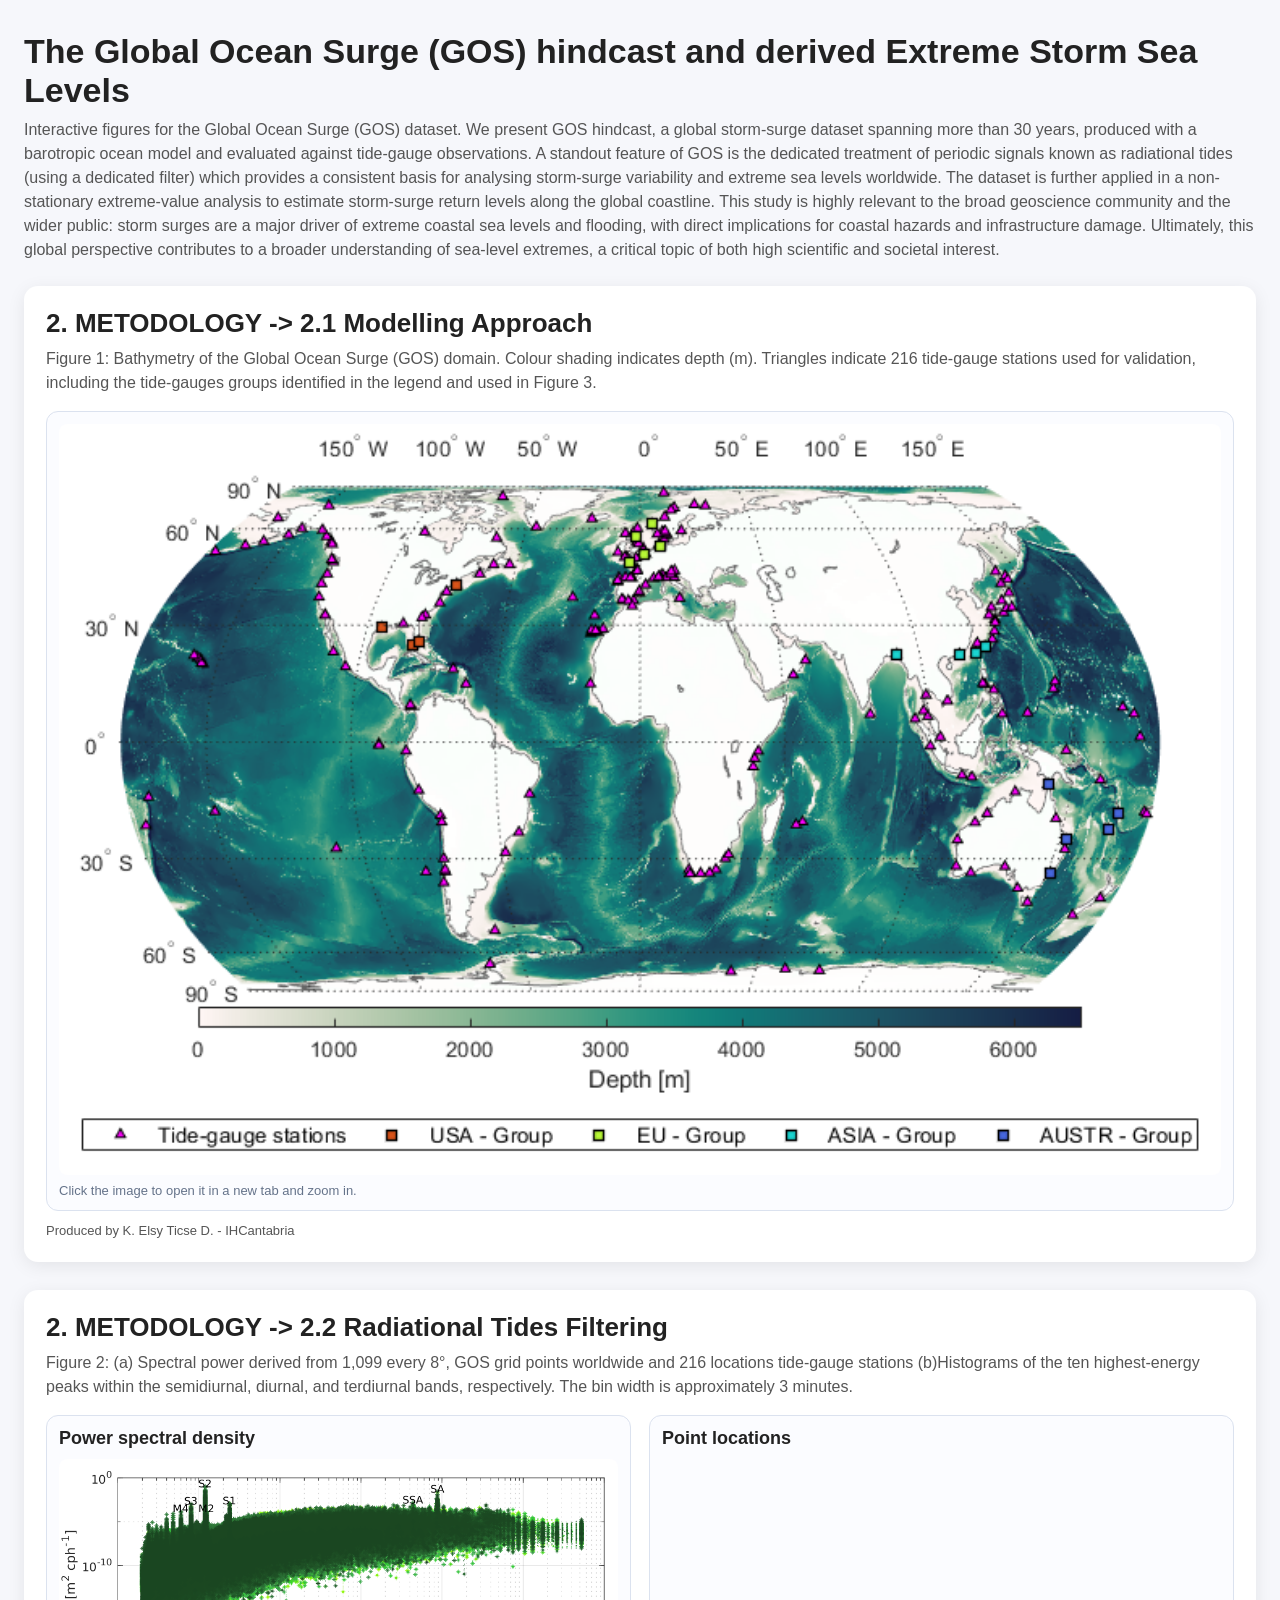
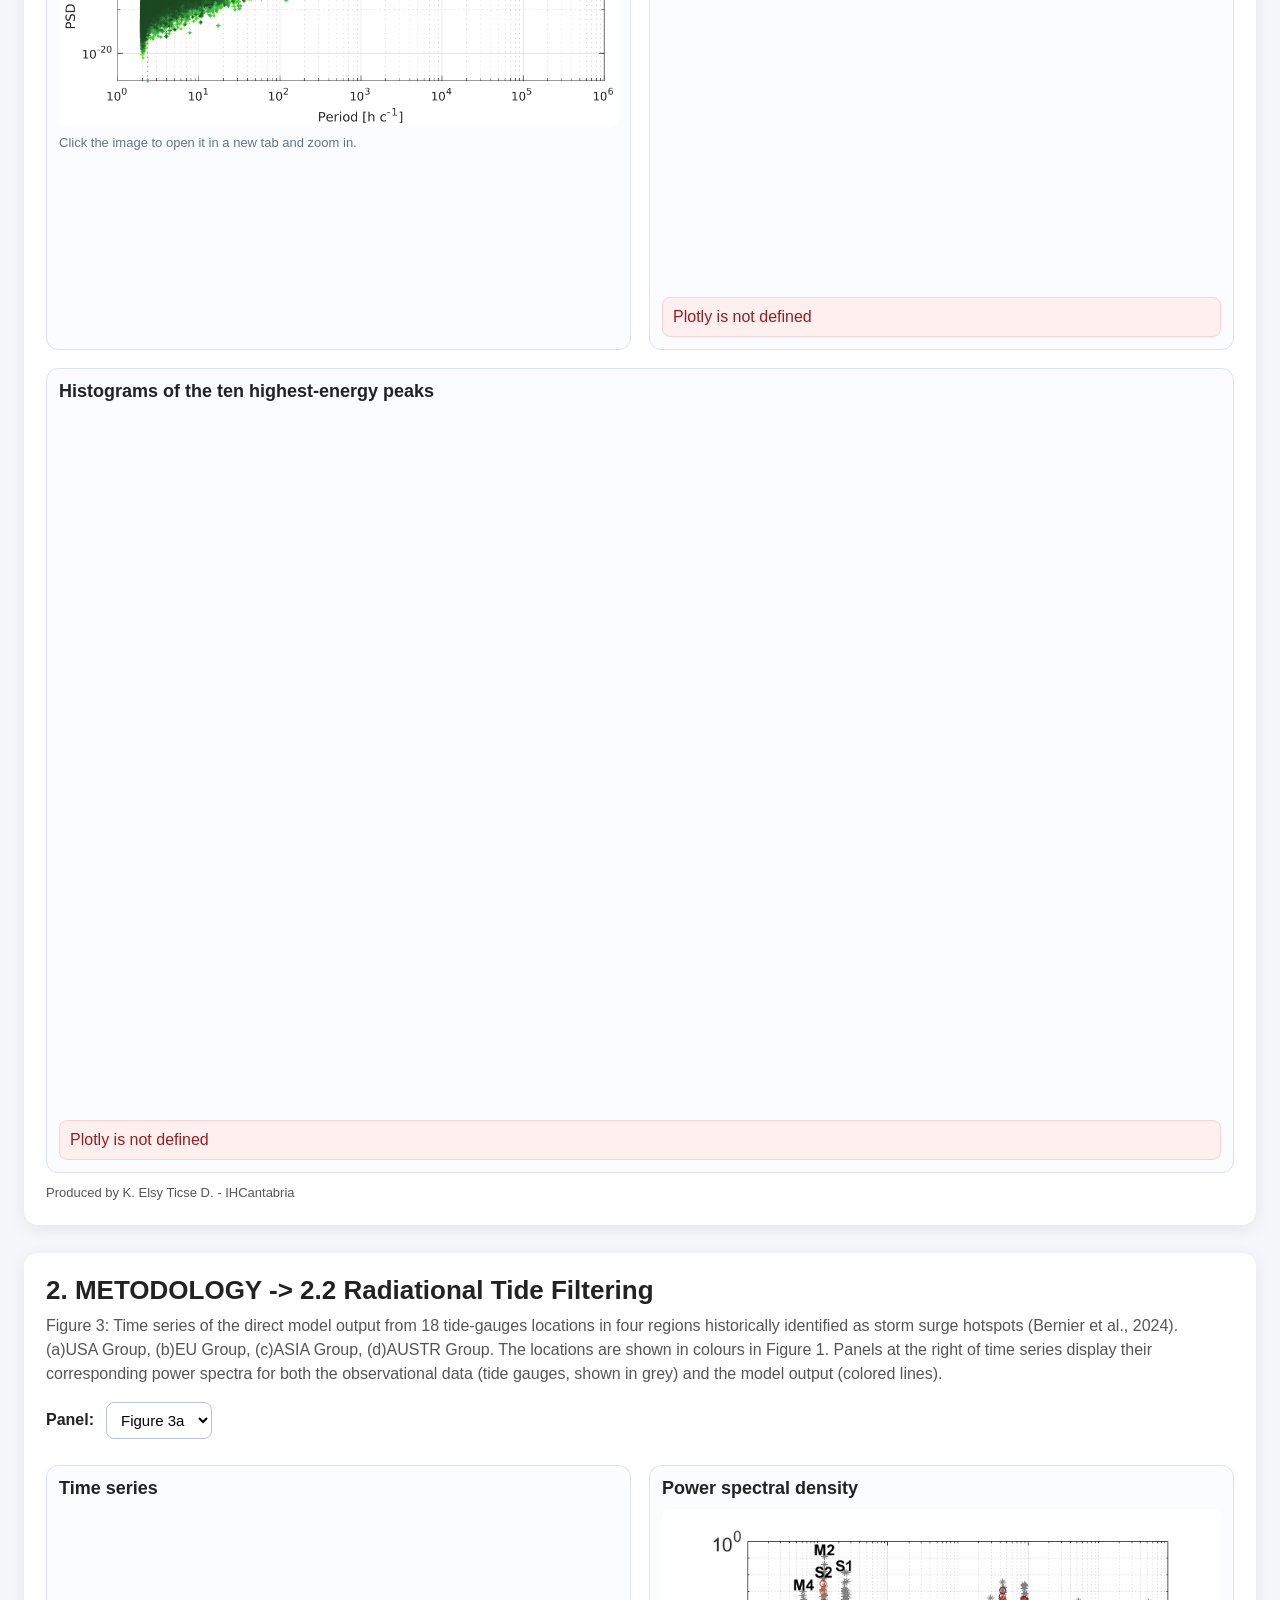
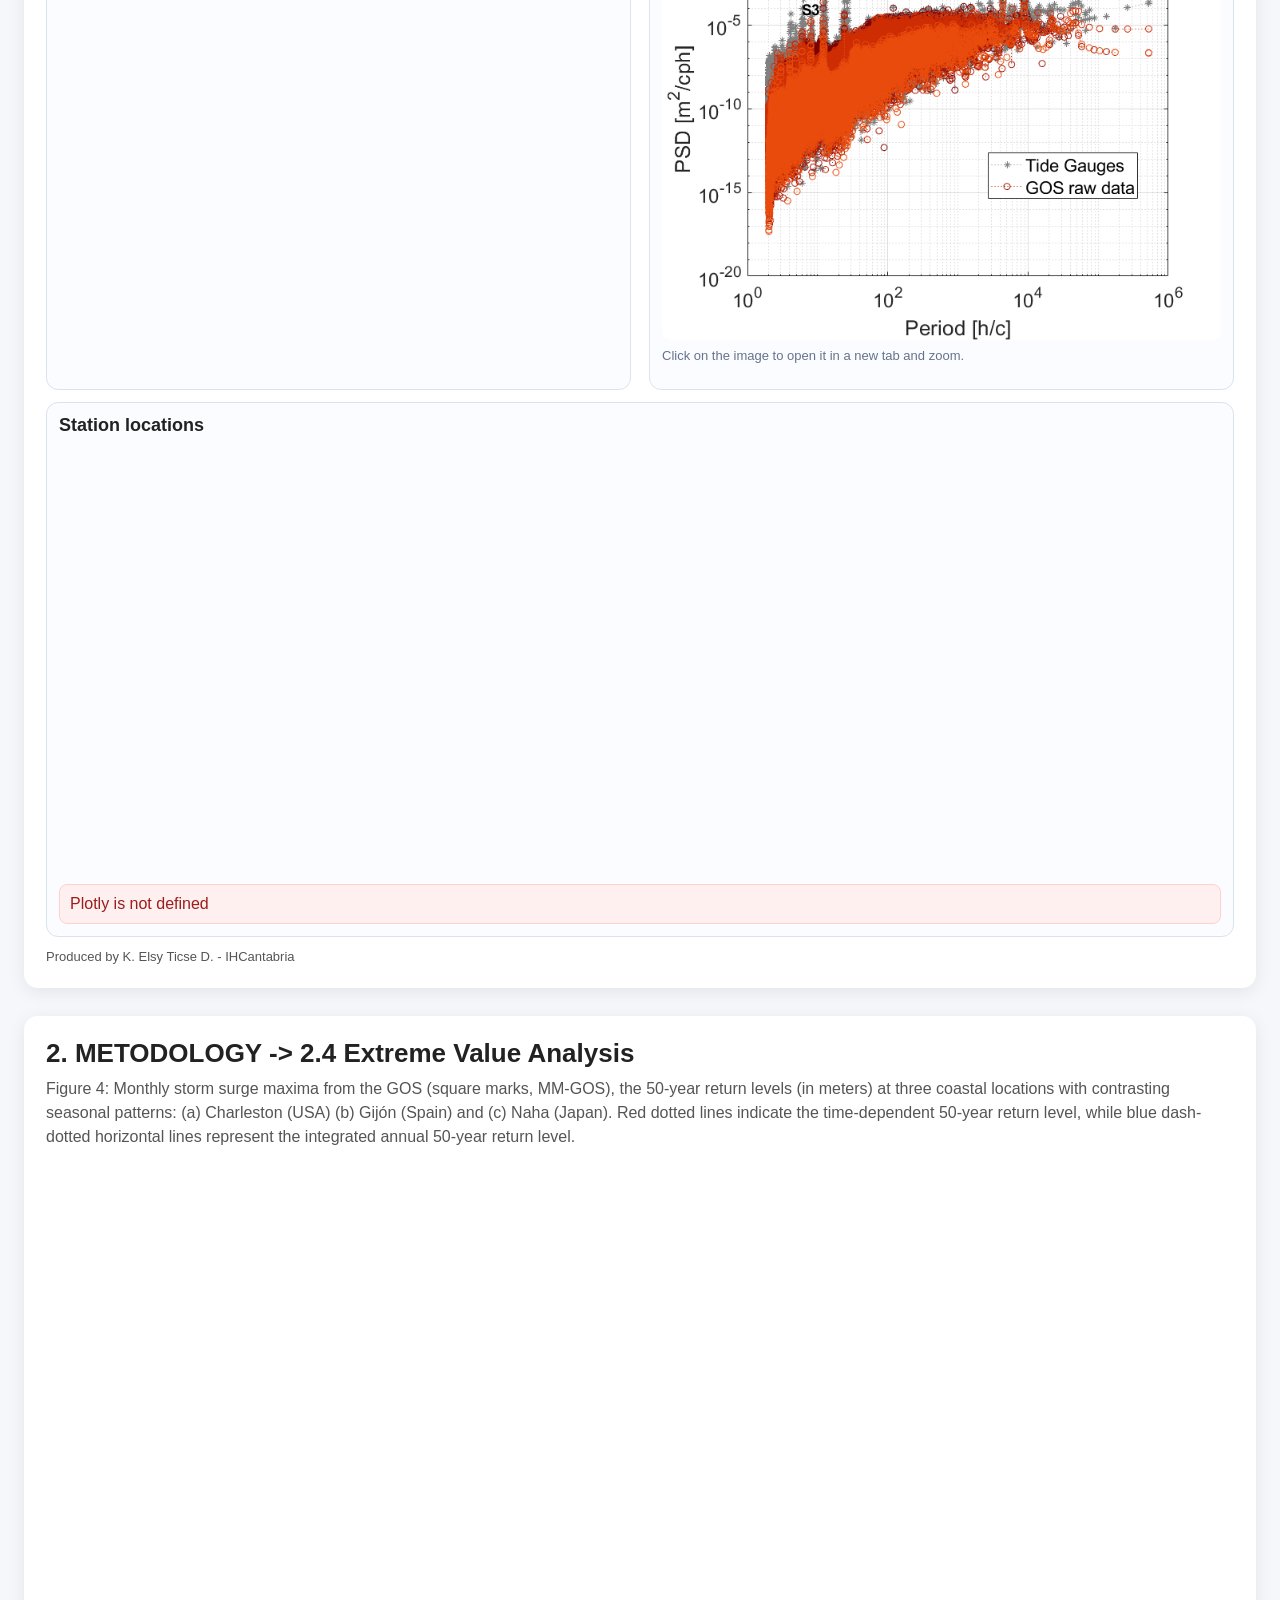
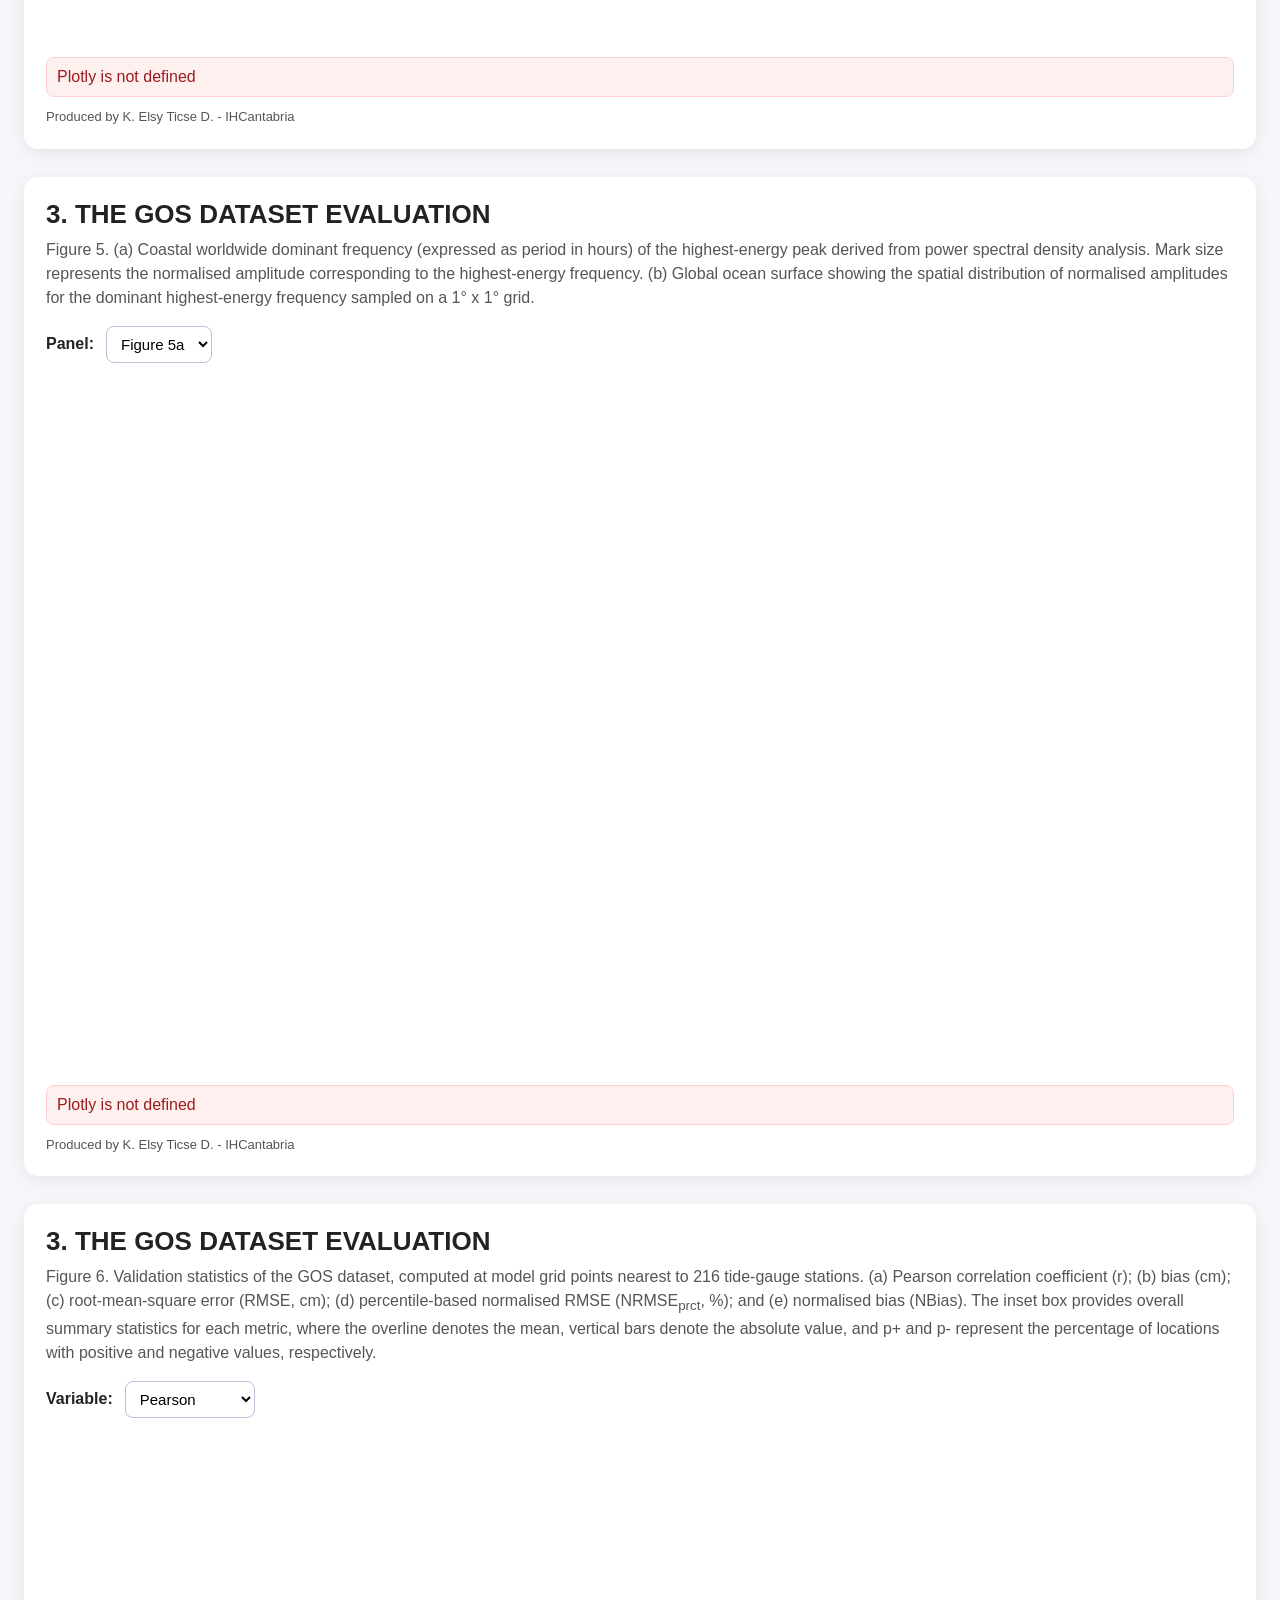
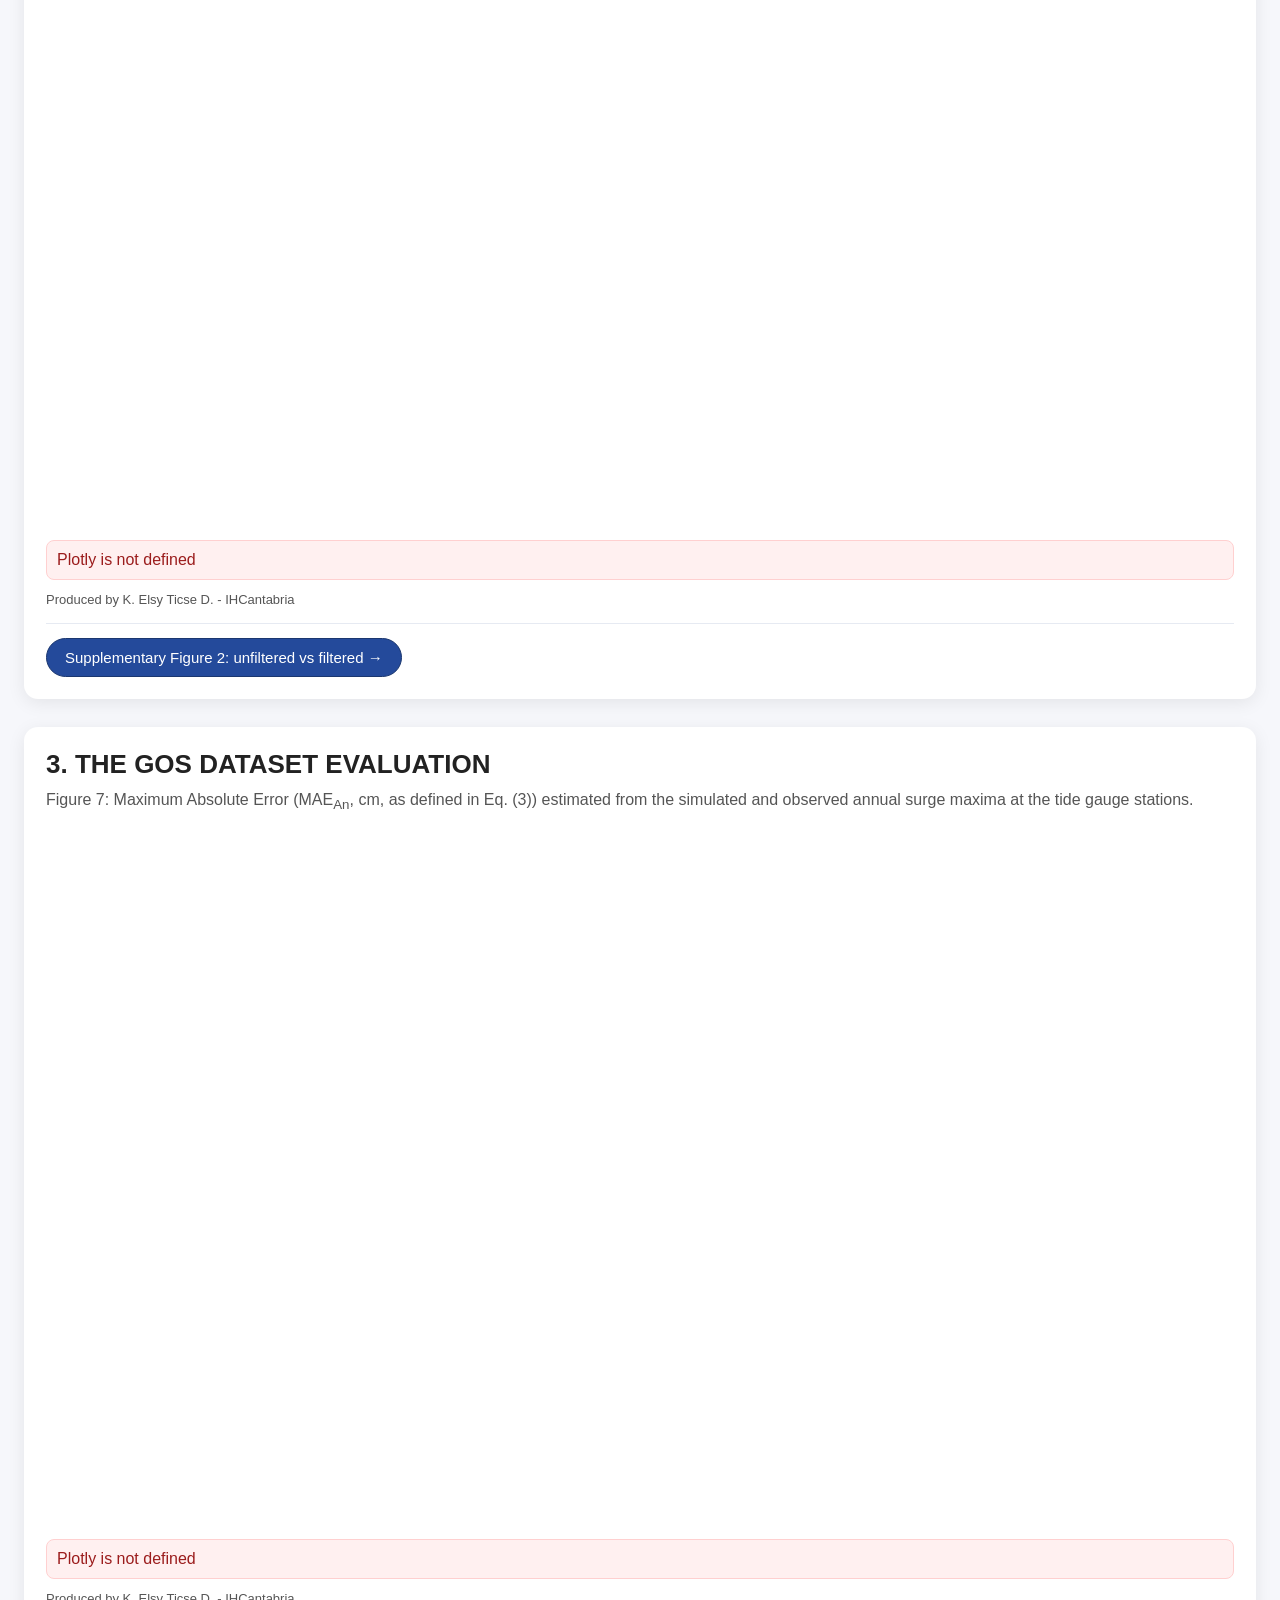
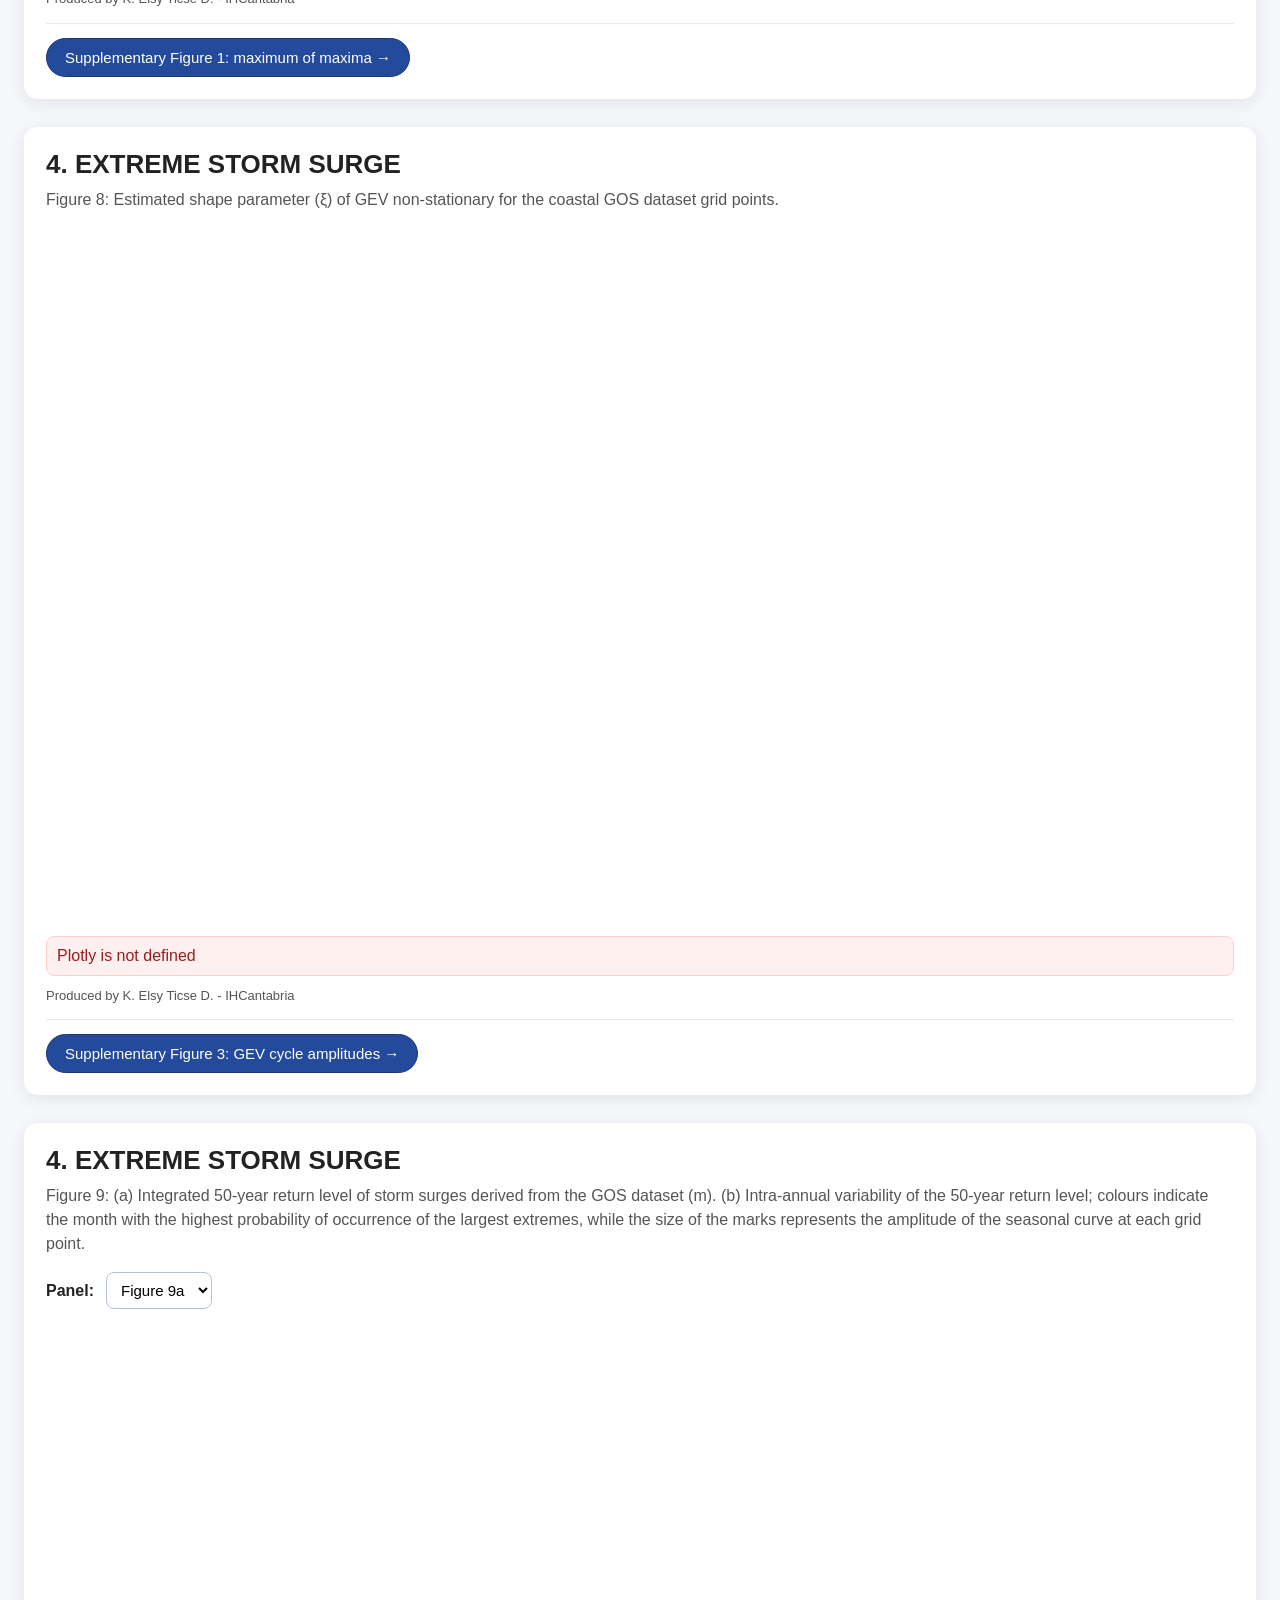
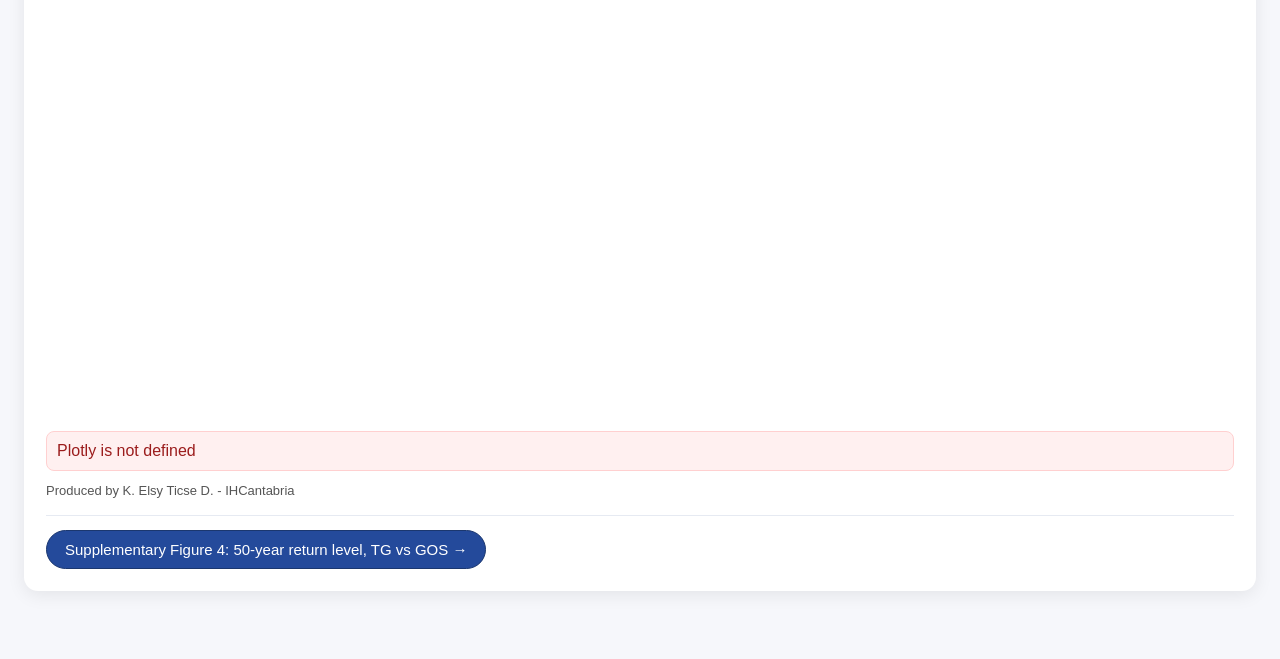
<file: index.html>
<!DOCTYPE html>
<html lang="en">

<head>
  <meta charset="UTF-8" />
  <meta name="viewport" content="width=device-width, initial-scale=1.0" />

  <title>GOS GLOBAL</title>

  <script src="https://cdn.plot.ly/plotly-3.1.0.min.js"></script>

  <link rel="stylesheet" href="style.css" />
</head>

<body>

  <header class="page-header">
    <h1>The Global Ocean Surge (GOS) hindcast and derived Extreme Storm Sea Levels</h1>
    <p>
      Interactive figures for the Global Ocean Surge (GOS) dataset. We present GOS hindcast, a global storm-surge dataset spanning more than 30 years, produced with a barotropic ocean model and evaluated against tide-gauge observations. A standout feature of GOS is the dedicated treatment of periodic signals known as radiational tides (using a dedicated filter) which provides a consistent basis for analysing storm-surge variability and extreme sea levels worldwide. The dataset is further applied in a non-stationary extreme-value analysis to estimate storm-surge return levels along the global coastline. This study is highly relevant to the broad geoscience community and the wider public: storm surges are a major driver of extreme coastal sea levels and flooding, with direct implications for coastal hazards and infrastructure damage. Ultimately, this global perspective contributes to a broader understanding of sea-level extremes, a critical topic of both high scientific and societal interest.
    </p>

    <!-- Boton de SurgeMIP retirado por ahora; para recuperarlo basta con
         descomentar este bloque.
    <nav class="page-nav" aria-label="Related datasets">
      <a class="nav-button nav-button-small" href="surgemip/">SurgeMIP · Requested and model point locations &rarr;</a>
    </nav>
    -->

    <!-- El boton general a las figuras suplementarias estaba aqui; ahora cada
         figura enlaza al pie con la suplementaria que le corresponde:
         7 -> S1, 6 -> S2, 8 -> S3, 9 -> S4.
    <nav class="page-nav">
      <a class="nav-button" href="supplementary.html">Supplementary figures &rarr;</a>
    </nav>
    -->
  </header>

  <main class="page-content">

    <!-- ===================================================================
         FIGURE 1 - NUEVA. Imagen estatica.
         PENDIENTE: colocar el archivo en images/fig_1.png y escribir el
         titulo de seccion (<h2>) y el pie de figura reales.
         =================================================================== -->
    <section class="figure-card" id="figure-1">
      <h2>2. METODOLOGY -> 2.1 Modelling Approach</h2>

      <p class="figure-caption">
        Figure 1: Bathymetry of the Global Ocean Surge (GOS) domain. Colour shading indicates depth (m). Triangles indicate 216 tide-gauge stations used for validation, including the tide-gauges groups identified in the legend and used in Figure 3.
      </p>

      <div class="figure-image-panel">
        <a href="images/fig_1.png" target="_blank" class="figure-image-link">
          <img
            src="images/fig_1.png"
            alt="Figure 1"
            class="figure-image"
            onerror="this.parentNode.outerHTML='&lt;div class=&quot;placeholder&quot;&gt;Falta images/fig_1.png&lt;/div&gt;'"
          >
        </a>

        <p class="image-note">
          Click the image to open it in a new tab and zoom in.
        </p>
      </div>

      <div class="figure-note">
        Produced by K. Elsy Ticse D. - IHCantabria
      </div>
    </section>

    <!-- ===================================================================
         FIGURE 2 - antes "Figure 2" (seccion figure-1).
         El PNG del espectro se reemplaza: images/fig_2a_spectrum.png
         =================================================================== -->
    <section class="figure-card" id="figure-2">
      <h2>2. METODOLOGY -> 2.2 Radiational Tides Filtering</h2>

      <p class="figure-caption">
        Figure 2: (a) Spectral power derived from 1,099 every 8&deg;, GOS grid points worldwide and 216 locations tide-gauge stations (b)Histograms of the ten highest-energy peaks within the semidiurnal, diurnal, and terdiurnal bands, respectively. The bin width is approximately 3 minutes.
      </p>

      <!-- Tres subpaneles a la vez, misma estructura que la Figura 3:
           dos arriba en rejilla y el tercero a lo ancho debajo.
           Antes habia un selector que mostraba 2a o 2b por separado. -->
      <div class="fig2-grid">
        <div class="fig2-panel">
          <h3>Power spectral density</h3>

          <a href="images/fig_2a_spectrum.png" target="_blank" class="fig2-image-link">
            <img
              src="images/fig_2a_spectrum.png"
              alt="Power spectral density plot"
              class="fig2-spectrum-img"
            >
          </a>

          <p class="image-note">
            Click the image to open it in a new tab and zoom in.
          </p>
        </div>

        <div class="fig2-panel">
          <h3>Point locations</h3>
          <div class="stats" id="fig2-stats"></div>
          <div id="fig2-map" class="plot-container-small"></div>
          <div id="fig2-error" class="error"></div>
        </div>
      </div>

      <div class="fig2-hist-panel">
        <h3>Histograms of the ten highest-energy peaks</h3>
        <div class="stats" id="fig2b-stats"></div>
        <div id="fig2b-hist" class="plot-container"></div>
        <div id="fig2b-error" class="error"></div>
      </div>

      <div class="figure-note" id="fig2-note">
        Produced by K. Elsy Ticse D. - IHCantabria
      </div>
    </section>

    <!-- ===================================================================
         FIGURE 3 - antes "Figure 3" (seccion figure-2). Sin cambios.
         =================================================================== -->
    <section class="figure-card" id="figure-3">
      <h2>2. METODOLOGY -> 2.2 Radiational Tide Filtering</h2>

      <p class="figure-caption">
        Figure 3: Time series of the direct model output from 18 tide-gauges locations in four regions historically identified as storm surge hotspots (Bernier et al., 2024). (a)USA Group, (b)EU Group, (c)ASIA Group, (d)AUSTR Group. The locations are shown in colours in Figure 1. Panels at the right of time series display their corresponding power spectra for both the observational data (tide gauges, shown in grey) and the model output (colored lines).
      </p>

      <div class="controls">
        <label for="fig3-select"><b>Panel:</b></label>
        <select id="fig3-select">
          <option value="3a">Figure 3a</option>
          <option value="3b">Figure 3b</option>
          <option value="3c">Figure 3c</option>
          <option value="3d">Figure 3d</option>
        </select>
      </div>

      <div class="fig3-grid">
        <div class="fig3-panel">
          <h3>Time series</h3>
          <div id="fig3-ts" class="plot-container-medium"></div>
        </div>

        <div class="fig3-panel">
          <h3>Power spectral density</h3>

          <a href="images/fig_3a_psd.png" target="_blank" class="fig3-image-link">
            <img
              id="fig3-psd-img"
              src="images/fig_3a_psd.png"
              alt="PSD"
              class="fig3-psd-img"
            >
          </a>

          <p class="image-note">
            Click on the image to open it in a new tab and zoom.
          </p>
        </div>
      </div>

      <div class="fig3-map-panel">
        <h3>Station locations</h3>
        <div class="stats" id="fig3-stats"></div>
        <div id="fig3-map" class="plot-container-small"></div>
        <div id="fig3-error" class="error"></div>
      </div>

      <div class="figure-note">
        Produced by K. Elsy Ticse D. - IHCantabria
      </div>
    </section>

    <!-- ===================================================================
         FIGURE 4 - NUEVA. Interactiva.
         Origen: codigos_GEV_ESTACIONARIO/fig4_panel_GOS_3estaciones.m
         Datos:  data/fig_4_mm.csv, fig_4_rl.csv, fig_4_panels.csv
         PENDIENTE: titulo de seccion (<h2>) y pie de figura reales.
         =================================================================== -->
    <section class="figure-card" id="figure-4">
      <h2>2. METODOLOGY -> 2.4 Extreme Value Analysis </h2>

      <p class="figure-caption">
        Figure 4: Monthly storm surge maxima from the GOS (square marks, MM-GOS), the 50-year return levels (in meters) at three coastal locations with contrasting seasonal patterns: (a) Charleston (USA) (b) Gij&oacute;n (Spain) and (c) Naha (Japan). Red dotted lines indicate the time-dependent 50-year return level, while blue dash-dotted horizontal lines represent the integrated annual 50-year return level.
      </p>

      <!-- Los tres paneles se dibujan en una sola fila dentro del mismo
           grafico, como el tiledlayout(1,3) del script MATLAB.
           Antes habia un selector que mostraba un panel cada vez. -->
      <div class="stats" id="fig4-stats"></div>

      <!-- Los tres paneles no caben en pantallas estrechas y Plotly no puede
           reordenarlos con CSS, asi que el grafico tiene su propio scroll
           horizontal en vez de encogerse hasta ser ilegible. -->
      <div class="fig4-scroll">
        <div id="fig4-plot" class="plot-container-medium fig4-plot"></div>
      </div>

      <div id="fig4-error" class="error"></div>

      <div class="figure-note">
        Produced by K. Elsy Ticse D. - IHCantabria
      </div>
    </section>

    <!-- ===================================================================
         FIGURE 5 - antes "Figure 4" (seccion figure-3).
         El antiguo panel (b) costero pasa a ser el panel (a) interactivo,
         y el antiguo panel (a) pasa a ser una imagen estatica.
         PENDIENTE: colocar el archivo en images/fig_5b.png
         =================================================================== -->
    <section class="figure-card" id="figure-5">
      <h2>3. THE GOS DATASET EVALUATION</h2>

      <p class="figure-caption">
        Figure 5. (a) Coastal worldwide dominant frequency (expressed as period in hours) of the highest-energy peak derived from power spectral density analysis. Mark size represents the normalised amplitude corresponding to the highest-energy frequency. (b) Global ocean surface showing the spatial distribution of normalised amplitudes for the dominant highest-energy frequency sampled on a 1&deg; x 1&deg; grid.
      </p>

      <div class="controls">
        <label for="fig5-select"><b>Panel:</b></label>
        <select id="fig5-select">
          <option value="5a">Figure 5a</option>
          <option value="5b">Figure 5b</option>
        </select>
      </div>

      <!-- Panel 5a: mapa interactivo (data/fig_5a.csv) -->
      <div id="fig5a-panel">
        <div class="stats" id="fig5-stats"></div>
        <div id="fig5-map" class="plot-container"></div>
        <div id="fig5-error" class="error"></div>
      </div>

      <!-- Panel 5b: imagen estatica -->
      <div id="fig5b-panel" class="hidden">
        <div class="figure-image-panel">
          <a href="images/fig_5b.png" target="_blank" class="figure-image-link">
            <img
              src="images/fig_5b.png"
              alt="Figure 5b"
              class="figure-image"
              onerror="this.parentNode.outerHTML='&lt;div class=&quot;placeholder&quot;&gt;Falta images/fig_5b.png&lt;/div&gt;'"
            >
          </a>

          <p class="image-note">
            Click the image to open it in a new tab and zoom in.
          </p>
        </div>
      </div>

      <div class="figure-note">
        Produced by K. Elsy Ticse D. - IHCantabria
      </div>
    </section>

    <!-- ===================================================================
         FIGURE 6 - antes "Figure 5" (seccion figure-4). Sin cambios.
         =================================================================== -->
    <section class="figure-card" id="figure-6">
      <h2>3. THE GOS DATASET EVALUATION</h2>

      <p class="figure-caption">
        Figure 6. Validation statistics of the GOS dataset, computed at model grid points nearest to 216 tide-gauge stations. (a) Pearson correlation coefficient (r); (b) bias (cm); (c) root-mean-square error (RMSE, cm); (d) percentile-based normalised RMSE (NRMSE<sub>prct</sub>, %); and (e) normalised bias (NBias). The inset box provides overall summary statistics for each metric, where the overline denotes the mean, vertical bars denote the absolute value, and p+ and p- represent the percentage of locations with positive and negative values, respectively.
      </p>

      <div class="controls">
        <label for="fig6-select"><b>Variable:</b></label>
        <select id="fig6-select">
          <option value="Corr">Pearson</option>
          <option value="Bias">bias</option>
          <option value="RMSE">RMSE</option>
          <option value="NRMSE_prct">NRMSE_prct</option>
          <option value="NBias">Nbias</option>
        </select>
      </div>

      <div class="stats" id="fig6-stats"></div>
      <div id="fig6-map" class="plot-container"></div>
      <div id="fig6-error" class="error"></div>

      <div class="figure-note">
        Produced by K. Elsy Ticse D. - IHCantabria
      </div>

      <nav class="figure-nav">
        <a class="nav-button" href="supplementary.html#figure-s2">
          Supplementary Figure 2: unfiltered vs filtered &rarr;
        </a>
      </nav>
    </section>

    <!-- ===================================================================
         FIGURE 7 - antes "Figure 7" (seccion figure-6). Sin cambios.
         =================================================================== -->
    <section class="figure-card" id="figure-7">
      <h2>3. THE GOS DATASET EVALUATION</h2>

      <!-- El panel (a) (MOM) paso a Supplementary Figure 1, asi que ya no hay
           selector y del pie se quito su clausula. El texto que queda es el
           original de la autora. -->
      <p class="figure-caption">
        Figure 7: Maximum Absolute Error (MAE<sub>An</sub>, cm, as defined in Eq. (3)) estimated from the simulated and observed annual surge maxima at the tide gauge stations.
      </p>

      <div class="stats" id="fig7-stats"></div>
      <div id="fig7-map" class="plot-container"></div>
      <div id="fig7-error" class="error"></div>

      <div class="figure-note">
        Produced by K. Elsy Ticse D. - IHCantabria
      </div>

      <nav class="figure-nav">
        <a class="nav-button" href="supplementary.html#figure-s1">
          Supplementary Figure 1: maximum of maxima &rarr;
        </a>
      </nav>
    </section>

    <!-- ===================================================================
         FIGURE 8 - NUEVA. Interactiva.
         Origen: codigos_GEV_ESTACIONARIO/fig8_parametro_forma_phi0.m
         Datos:  data/fig_8.csv
         PENDIENTE: titulo de seccion (<h2>) y pie de figura reales.
         =================================================================== -->
    <section class="figure-card" id="figure-8">
      <h2>4. EXTREME STORM SURGE</h2>

      <p class="figure-caption">
        Figure 8: Estimated shape parameter (&xi;) of GEV non-stationary for the coastal GOS dataset grid points.
      </p>

      <div class="stats" id="fig8-stats"></div>
      <div id="fig8-map" class="plot-container"></div>
      <div id="fig8-error" class="error"></div>

      <div class="figure-note">
        Produced by K. Elsy Ticse D. - IHCantabria
      </div>

      <nav class="figure-nav">
        <a class="nav-button" href="supplementary.html#figure-s3">
          Supplementary Figure 3: GEV cycle amplitudes &rarr;
        </a>
      </nav>
    </section>

    <!-- ===================================================================
         FIGURE 9 - antes "Figure 8" (seccion figure-7). Sin cambios.
         =================================================================== -->
    <section class="figure-card" id="figure-9">
      <h2>4. EXTREME STORM SURGE</h2>

      <p class="figure-caption">
        Figure 9: (a) Integrated 50-year return level of storm surges derived from the GOS dataset (m). (b) Intra-annual variability of the 50-year return level; colours indicate the month with the highest probability of occurrence of the largest extremes, while the size of the marks represents the amplitude of the seasonal curve at each grid point.
      </p>

      <div class="controls">
        <label for="fig9-select"><b>Panel:</b></label>
        <select id="fig9-select">
          <option value="9a">Figure 9a</option>
          <option value="9b">Figure 9b</option>
        </select>
      </div>

      <div class="stats" id="fig9-stats"></div>
      <div id="fig9-map" class="plot-container"></div>
      <div id="fig9-error" class="error"></div>

      <div class="figure-note">
        Produced by K. Elsy Ticse D. - IHCantabria
      </div>

      <nav class="figure-nav">
        <a class="nav-button" href="supplementary.html#figure-s4">
          Supplementary Figure 4: 50-year return level, TG vs GOS &rarr;
        </a>
      </nav>
    </section>

  </main>

  <script src="js/common.js"></script>
  <script src="main.js"></script>
</body>
</html>
</file>
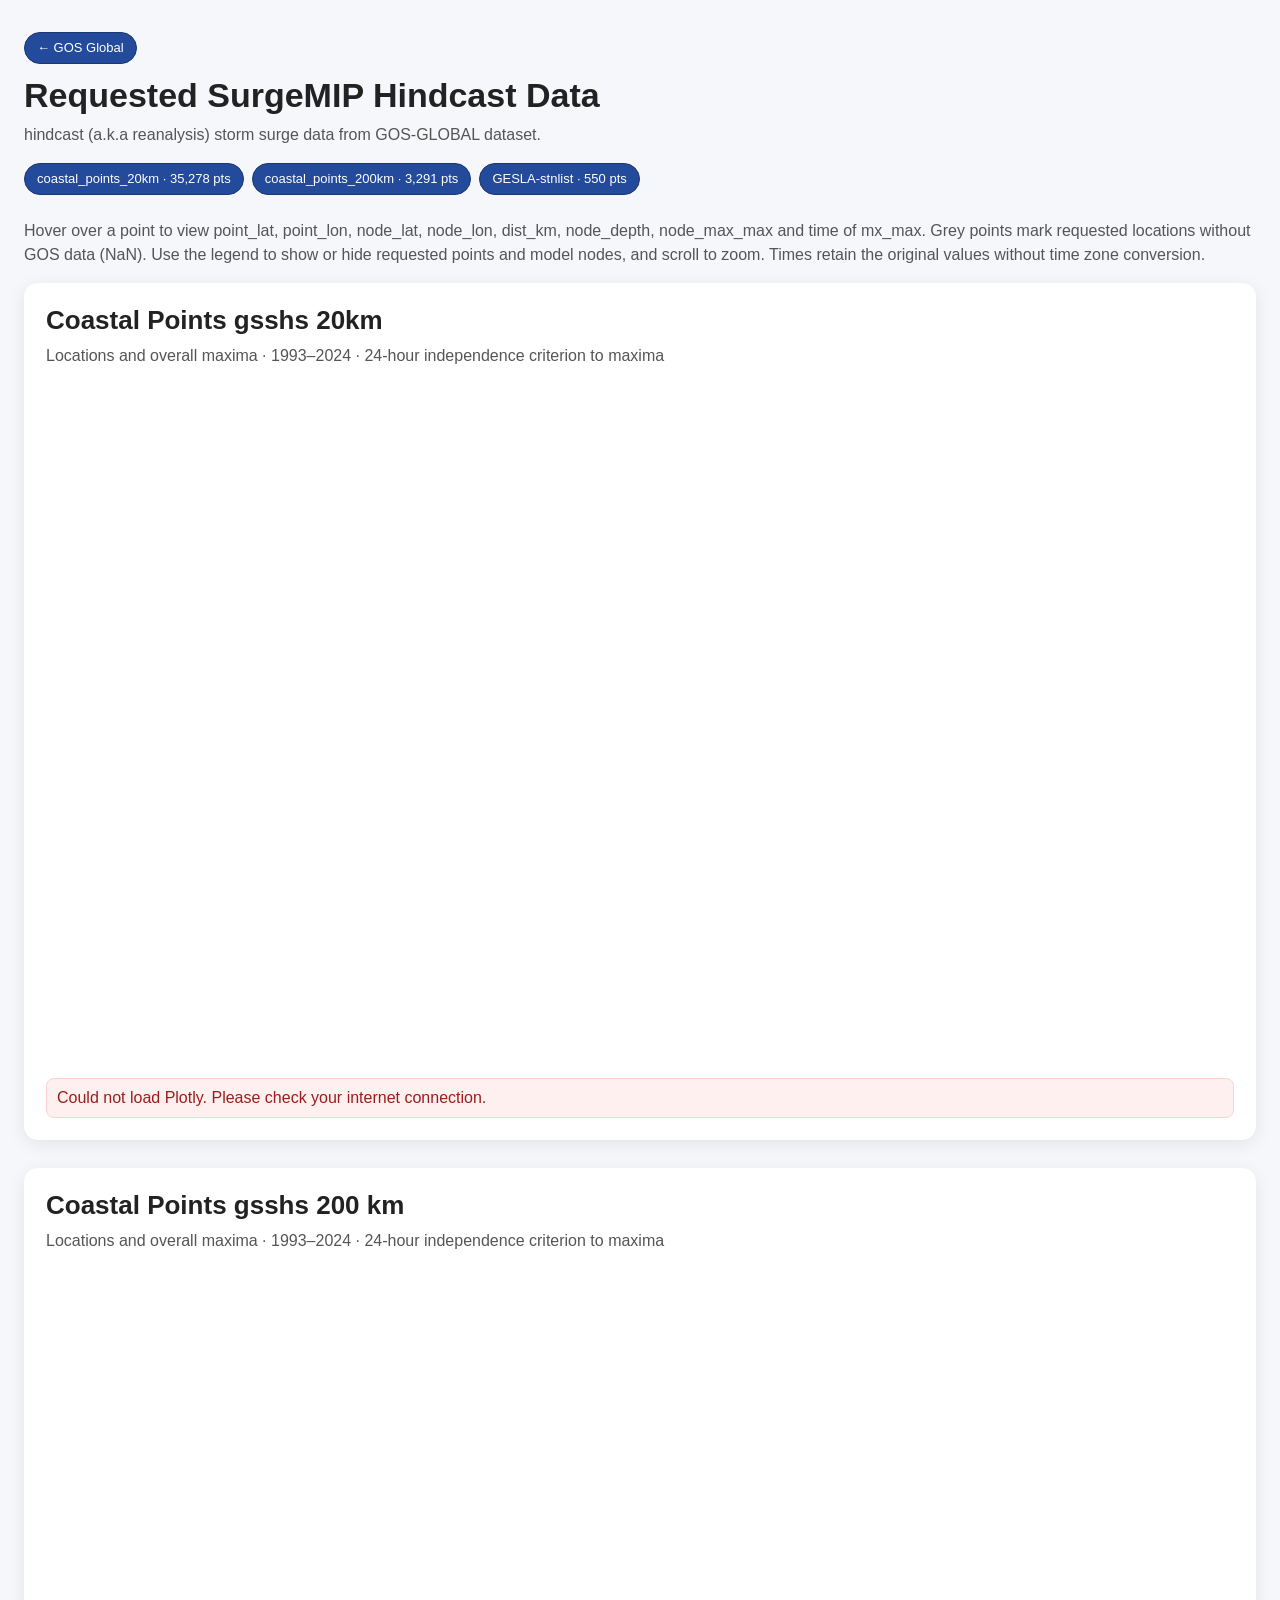
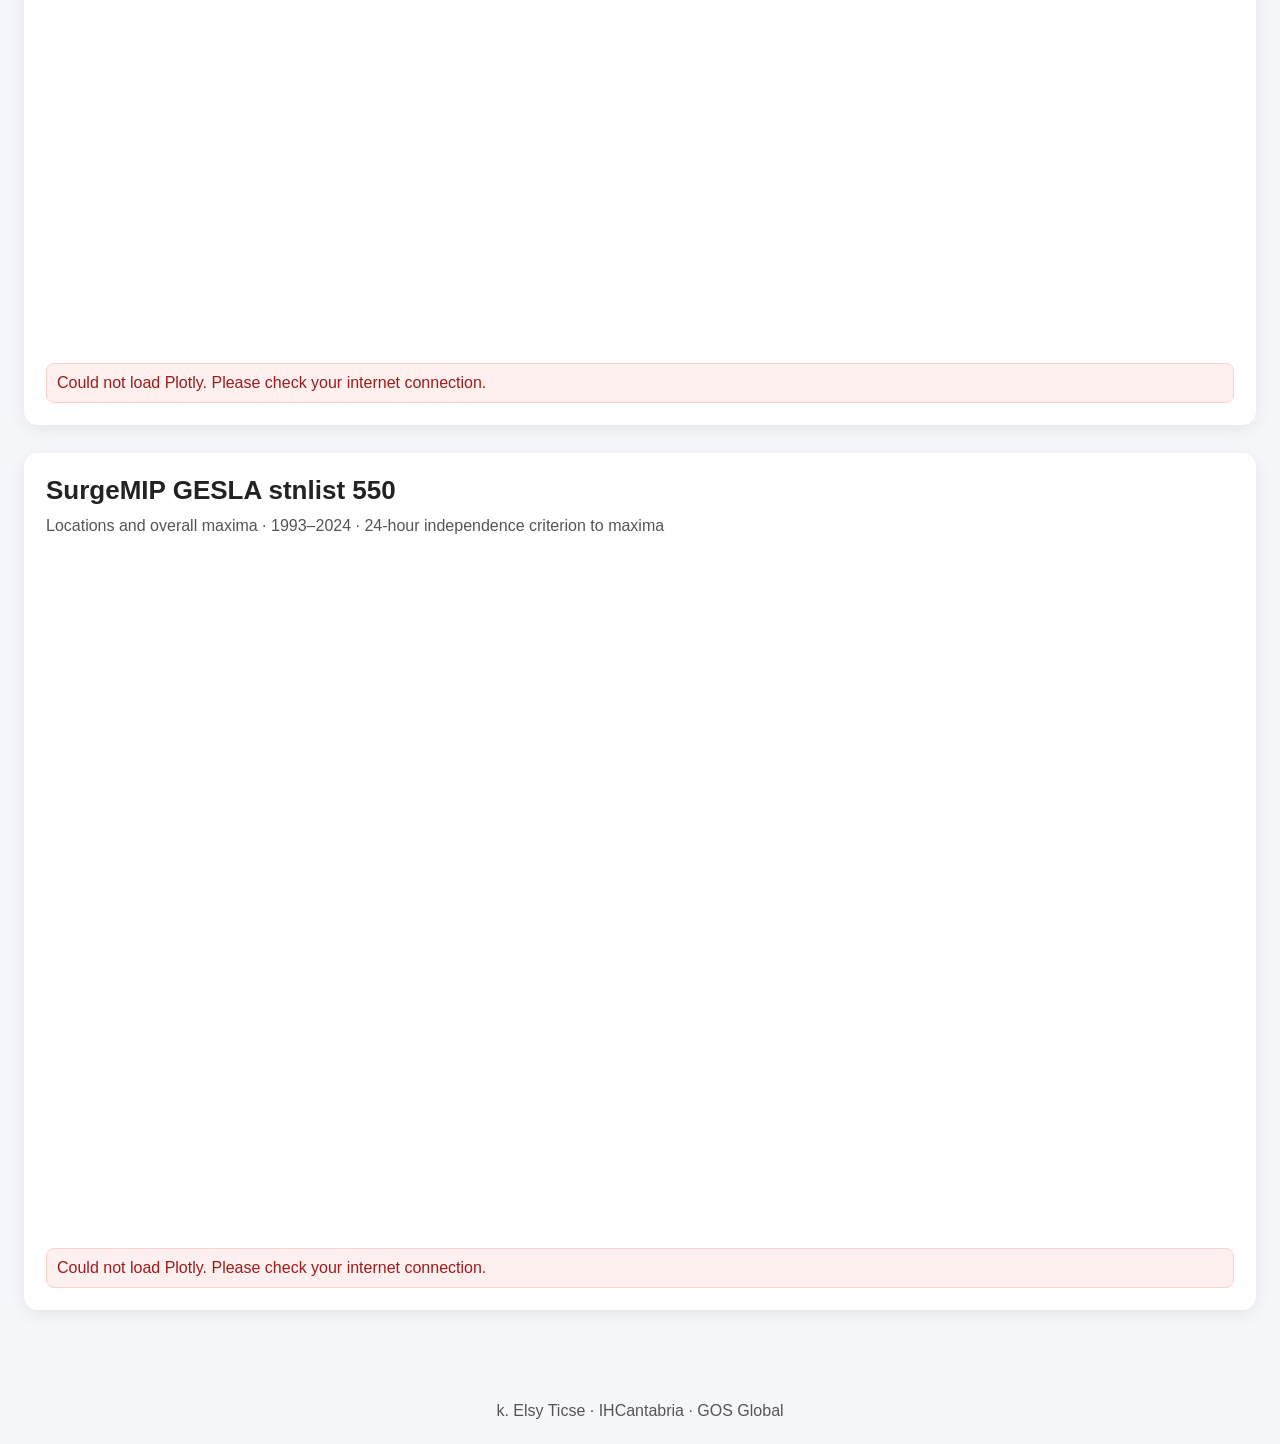
<file: surgemip/index.html>
<!DOCTYPE html>
<html lang="en-GB">
<head>
  <meta charset="utf-8">
  <meta name="viewport" content="width=device-width, initial-scale=1">
  <title>GOS · SurgeMIP | Extraction points</title>
  <link rel="stylesheet" href="../style.css">
  <link rel="stylesheet" href="style.css">
  <script defer src="https://cdn.plot.ly/plotly-3.1.0.min.js"></script>
  <script defer src="../js/common.js"></script>
  <script defer src="main.js"></script>
</head>
<body>
  <header class="page-header">
    <a class="nav-button nav-button-small back-link" href="../">← GOS Global</a>
    <h1>Requested SurgeMIP Hindcast Data</h1>
    <p>hindcast (a.k.a reanalysis) storm surge data from GOS-GLOBAL dataset.</p>
    <nav class="page-nav" aria-label="Figures">
      <a class="nav-button nav-button-small" href="#set-35278">coastal_points_20km · 35,278 pts</a>
      <a class="nav-button nav-button-small" href="#set-3291">coastal_points_200km · 3,291 pts</a>
      <a class="nav-button nav-button-small" href="#set-550">GESLA-stnlist · 550 pts</a>
    </nav>
  </header>
  <main class="page-content" id="figures">
    <p class="figure-caption">Hover over a point to view point_lat, point_lon, node_lat, node_lon, dist_km, node_depth, node_max_max and time of mx_max. Grey points mark requested locations without GOS data (NaN). Use the legend to show or hide requested points and model nodes, and scroll to zoom. Times retain the original values without time zone conversion.</p>
    <noscript>Enable JavaScript to load the interactive maps.</noscript>

    <!-- FIGURE 1: editar aqui el titulo y el pie de figura. -->
    <section class="figure-card" id="set-35278">
      <h2>Coastal Points gsshs 20km</h2>
      <p class="figure-caption">Locations and overall maxima · 1993–2024 · 24-hour independence criterion to maxima</p>
      <p class="figure-caption" id="fig1-status" role="status">Loading map and metadata…</p>
      <div id="fig1-map" class="plot-container" aria-label="Figure 1 · 35,278 points"></div>
      <div id="fig1-error" class="error" role="alert"></div>
    </section>

    <!-- FIGURE 2: editar aqui el titulo y el pie de figura. -->
    <section class="figure-card" id="set-3291">
      <h2>Coastal Points gsshs 200 km</h2>
      <p class="figure-caption">Locations and overall maxima · 1993–2024 · 24-hour independence criterion to maxima</p>
      <p class="figure-caption" id="fig2-status" role="status">Loading map and metadata…</p>
      <div id="fig2-map" class="plot-container" aria-label="Figure 2 · 3,291 points"></div>
      <div id="fig2-error" class="error" role="alert"></div>
    </section>

    <!-- FIGURE 3: editar aqui el titulo y el pie de figura. -->
    <section class="figure-card" id="set-550">
      <h2>SurgeMIP GESLA stnlist 550 </h2>
      <p class="figure-caption">Locations and overall maxima · 1993–2024 · 24-hour independence criterion to maxima</p>
      <p class="figure-caption" id="fig3-status" role="status">Loading map and metadata…</p>
      <div id="fig3-map" class="plot-container" aria-label="Figure 3 · 550 points"></div>
      <div id="fig3-error" class="error" role="alert"></div>
    </section>
  </main>
  <footer>k. Elsy Ticse · IHCantabria · GOS Global </footer>
</body>
</html>
</file>
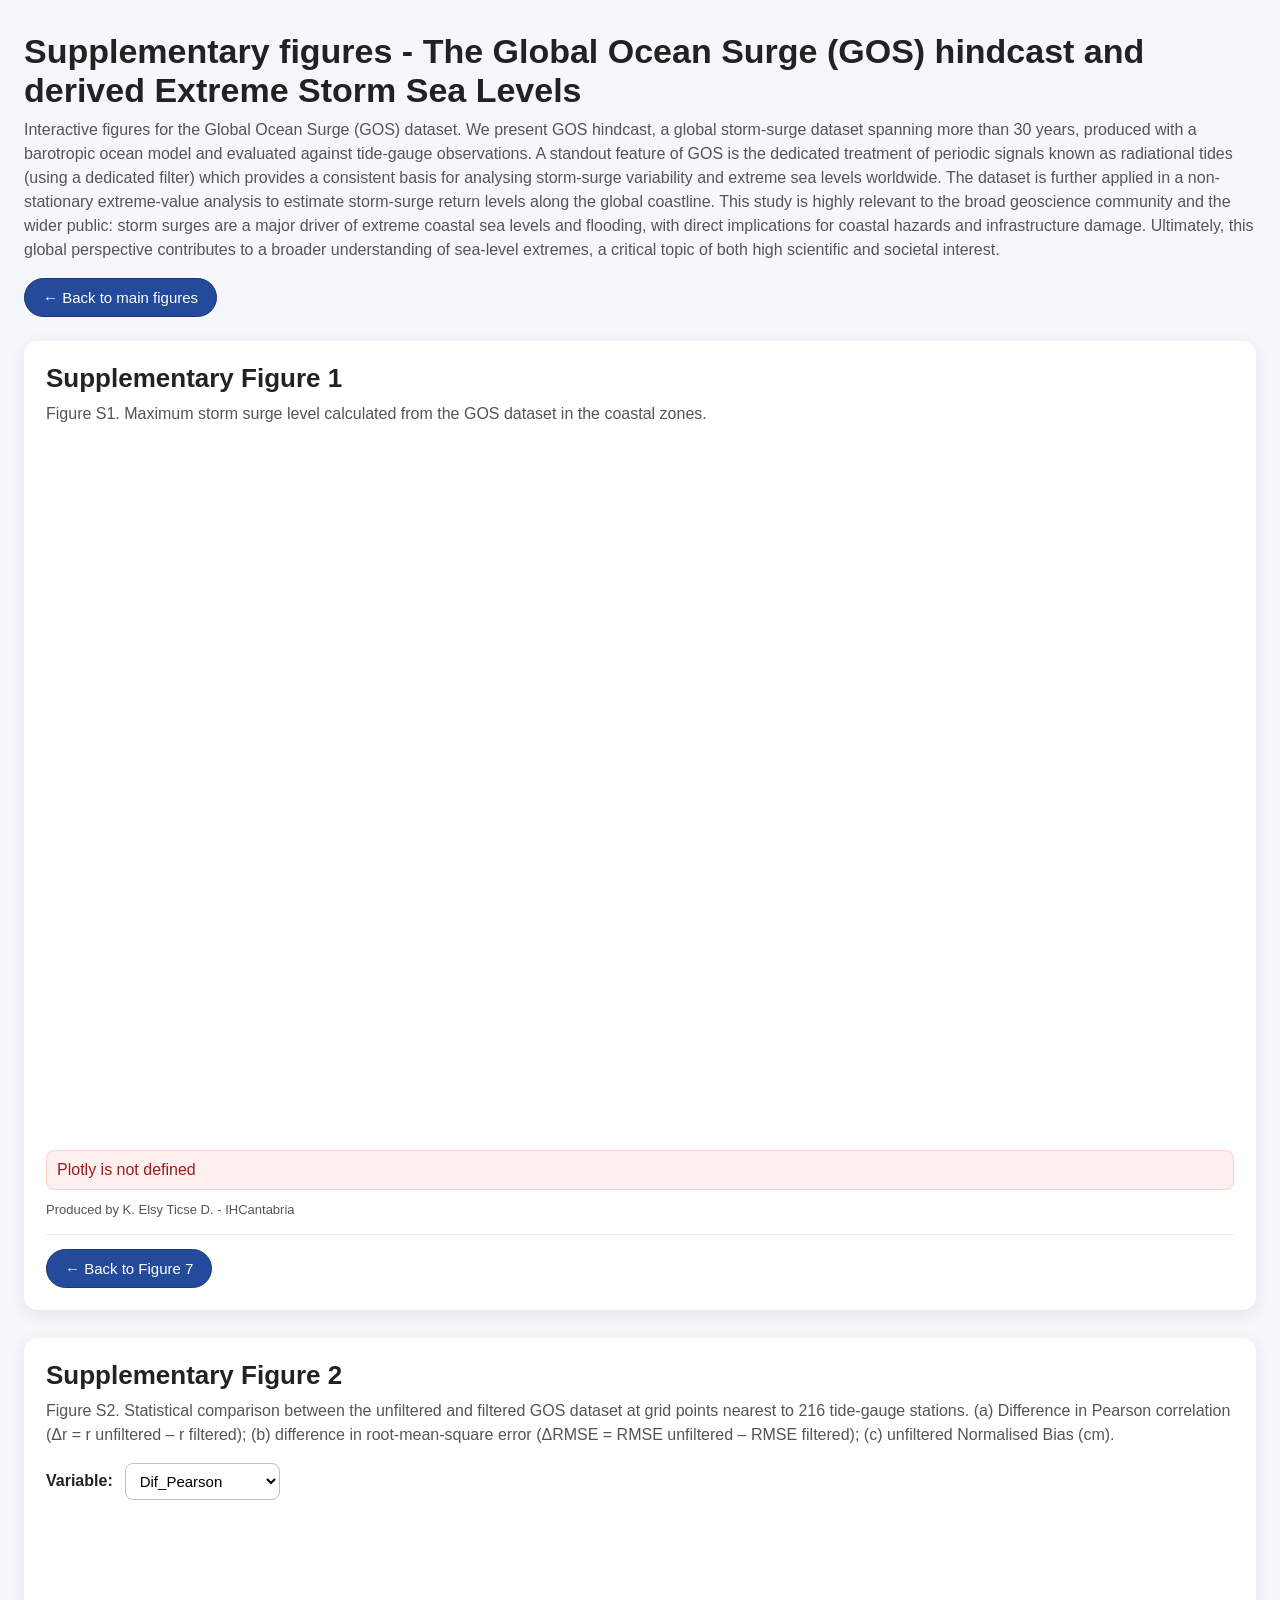
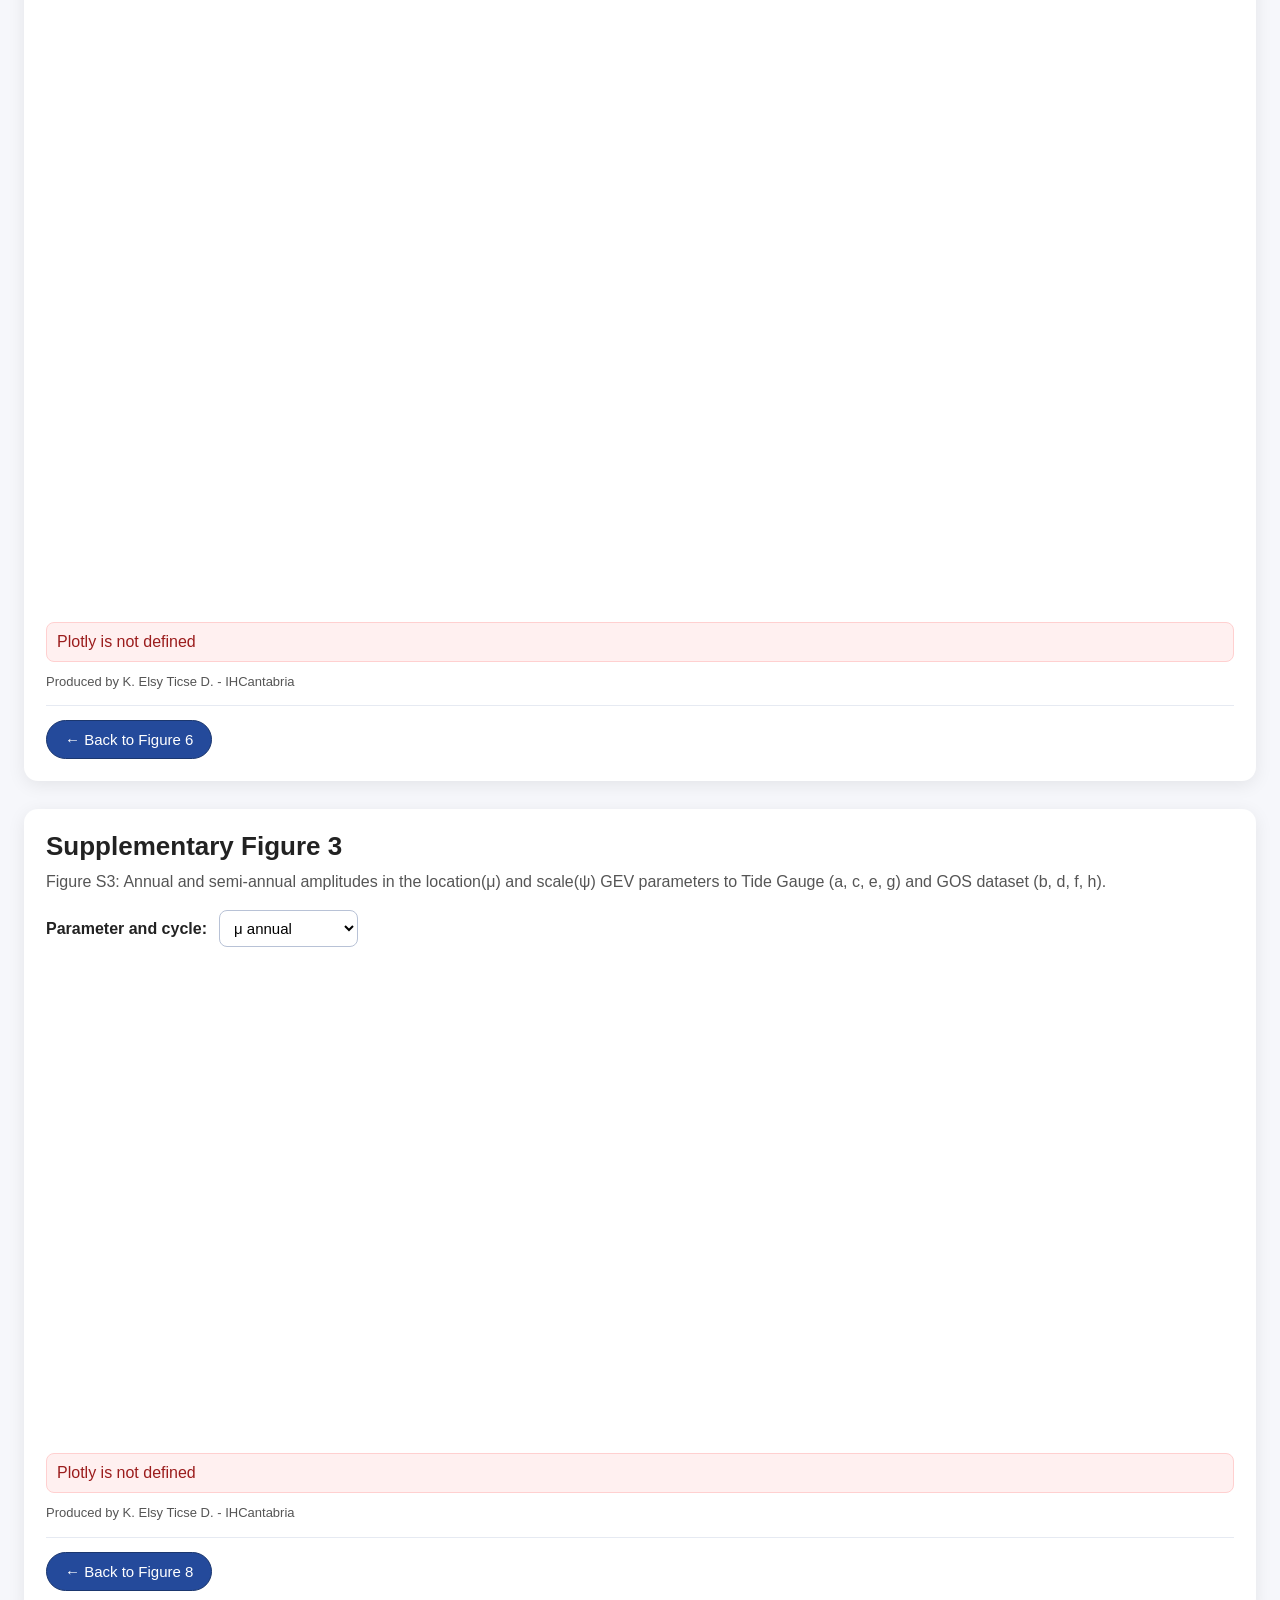
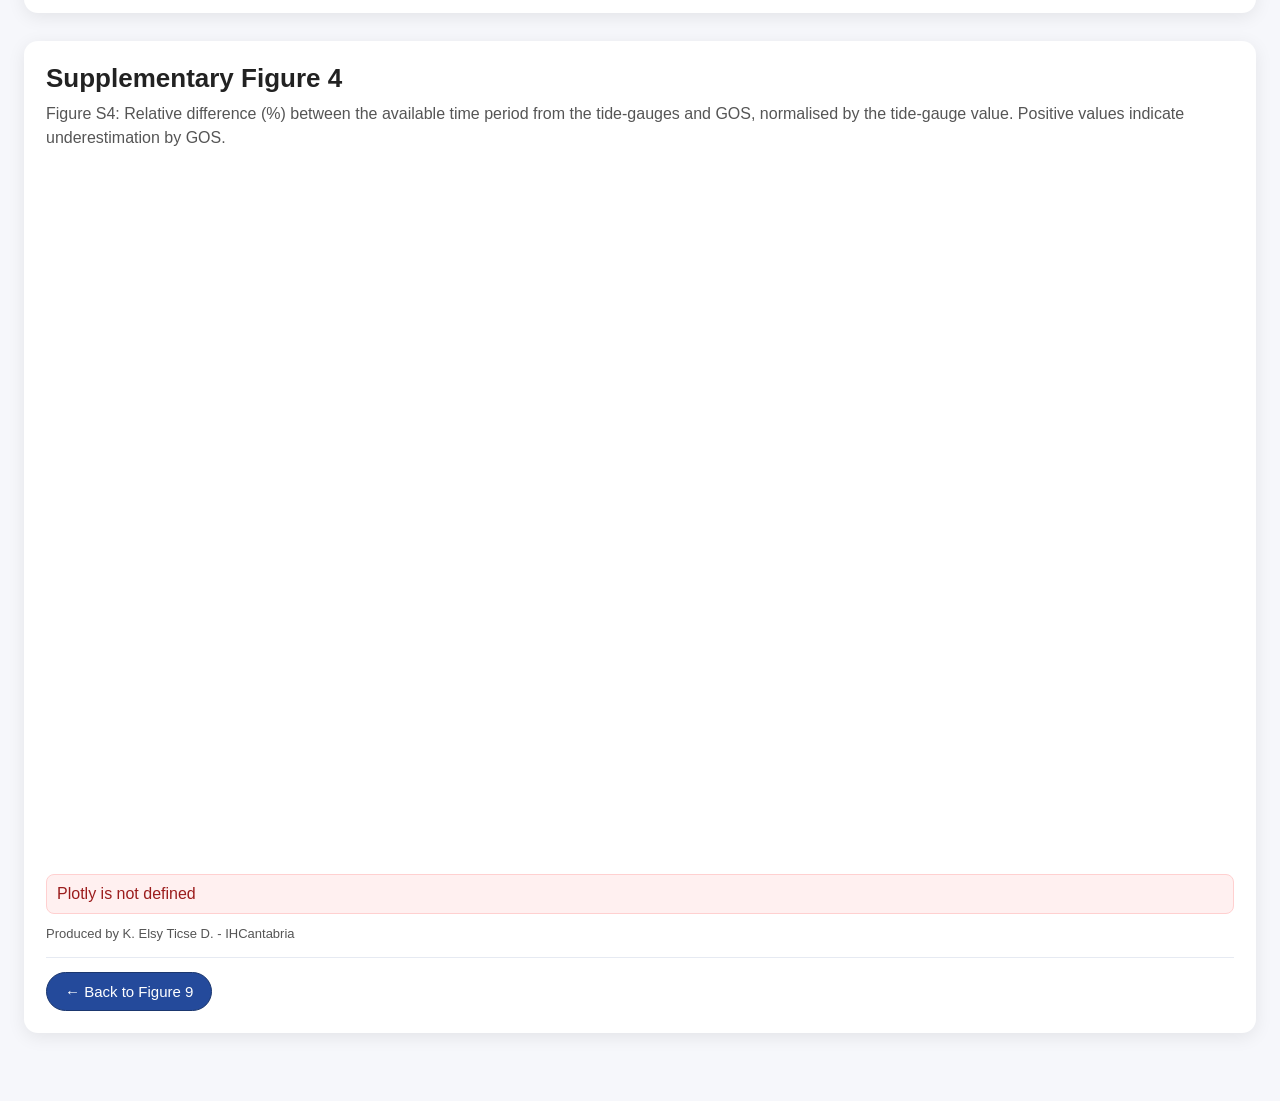
<file: supplementary.html>
<!DOCTYPE html>
<html lang="en">

<head>
  <meta charset="UTF-8" />
  <meta name="viewport" content="width=device-width, initial-scale=1.0" />

  <title>GOS GLOBAL - Supplementary</title>

  <script src="https://cdn.plot.ly/plotly-3.1.0.min.js"></script>

  <link rel="stylesheet" href="style.css" />
</head>

<body>

  <header class="page-header">
    <h1>Supplementary figures - The Global Ocean Surge (GOS) hindcast and derived Extreme Storm Sea Levels</h1>
    <p>
      Interactive figures for the Global Ocean Surge (GOS) dataset. We present GOS hindcast, a global storm-surge dataset spanning more than 30 years, produced with a barotropic ocean model and evaluated against tide-gauge observations. A standout feature of GOS is the dedicated treatment of periodic signals known as radiational tides (using a dedicated filter) which provides a consistent basis for analysing storm-surge variability and extreme sea levels worldwide. The dataset is further applied in a non-stationary extreme-value analysis to estimate storm-surge return levels along the global coastline. This study is highly relevant to the broad geoscience community and the wider public: storm surges are a major driver of extreme coastal sea levels and flooding, with direct implications for coastal hazards and infrastructure damage. Ultimately, this global perspective contributes to a broader understanding of sea-level extremes, a critical topic of both high scientific and societal interest.
    </p>

    <nav class="page-nav">
      <a class="nav-button" href="index.html">&larr; Back to main figures</a>
    </nav>
  </header>

  <main class="page-content">

    <!-- ===================================================================
         SUPPLEMENTARY FIGURE 1 - antes era el panel (a) de la Figura 7.
         Datos: data/fig_s1.csv (antes data/fig_7a.csv)
         =================================================================== -->
    <section class="figure-card" id="figure-s1">
      <h2>Supplementary Figure 1</h2>

      <p class="figure-caption">
        Figure S1. Maximum storm surge level calculated from the GOS dataset in the coastal zones.
      </p>

      <div class="stats" id="figs1-stats"></div>
      <div id="figs1-map" class="plot-container"></div>
      <div id="figs1-error" class="error"></div>

      <div class="figure-note">
        Produced by K. Elsy Ticse D. - IHCantabria
      </div>

      <nav class="figure-nav">
        <a class="nav-button" href="index.html#figure-7">&larr; Back to Figure 7</a>
      </nav>
    </section>

    <!-- ===================================================================
         SUPPLEMENTARY FIGURE 2 - antes "Figure 6" de index.html.
         Datos: data/fig_s2.csv (antes data/fig_5.csv)
         Codigo: js/supplementary.js
         =================================================================== -->
    <section class="figure-card" id="figure-s2">
      <h2>Supplementary Figure 2</h2>

      <p class="figure-caption">
        Figure S2. Statistical comparison between the unfiltered and filtered GOS dataset at grid points nearest to 216 tide-gauge stations. (a) Difference in Pearson correlation (&Delta;r = r unfiltered &ndash; r filtered); (b) difference in root-mean-square error (&Delta;RMSE = RMSE unfiltered &ndash; RMSE filtered); (c) unfiltered Normalised Bias (cm).
      </p>

      <div class="controls">
        <label for="figs2-select"><b>Variable:</b></label>
        <select id="figs2-select">
          <option value="Dif_Pearson">Dif_Pearson</option>
          <option value="Dif_RMSE">Dif_RMSE</option>
          <option value="NBias_Unfiltered">NBias_Unfiltered</option>
        </select>
      </div>

      <div class="stats" id="figs2-stats"></div>
      <div id="figs2-map" class="plot-container"></div>
      <div id="figs2-error" class="error"></div>

      <div class="figure-note">
        Produced by K. Elsy Ticse D. - IHCantabria
      </div>

      <nav class="figure-nav">
        <a class="nav-button" href="index.html#figure-6">&larr; Back to Figure 6</a>
      </nav>
    </section>

    <!-- ===================================================================
         SUPPLEMENTARY FIGURE 2 - Interactiva.
         Origen: codigos_GEV_ESTACIONARIO/figS2_amplitudes_ciclos.m
         Datos:  data/fig_s3.csv + data/fig_s3_palette.csv
         En el paper son 8 mapas (4 filas x 2 columnas); aqui se elige la
         fila con el selector y se ven sus dos mapas, TG y GOS.
         =================================================================== -->
    <section class="figure-card" id="figure-s3">
      <h2>Supplementary Figure 3</h2>

      <p class="figure-caption">
        Figure S3: Annual and semi-annual amplitudes in the location(&mu;) and scale(&psi;) GEV parameters to Tide Gauge (a, c, e, g) and GOS dataset (b, d, f, h).
      </p>

      <div class="controls">
        <label for="figs3-select"><b>Parameter and cycle:</b></label>
        <select id="figs3-select">
          <option value="mu_ann">&mu; annual</option>
          <option value="mu_semi">&mu; semi-annual</option>
          <option value="psi_ann">&psi; annual</option>
          <option value="psi_semi">&psi; semi-annual</option>
        </select>
      </div>

      <div class="stats" id="figs3-stats"></div>

      <!-- (a) TG y (b) GOS son dos subplots de UNA misma figura y comparten
           la barra de color de la derecha. Como Plotly no puede reordenarlos
           con CSS, en pantalla estrecha el grafico lleva scroll propio en
           lugar de comprimirse, igual que la Figura 4. -->
      <div class="figs3-scroll">
        <div id="figs3-map" class="plot-container-medium figs3-plot"></div>
      </div>

      <div id="figs3-error" class="error"></div>

      <div class="figure-note">
        Produced by K. Elsy Ticse D. - IHCantabria
      </div>

      <nav class="figure-nav">
        <a class="nav-button" href="index.html#figure-8">&larr; Back to Figure 8</a>
      </nav>
    </section>

    <!-- ===================================================================
         SUPPLEMENTARY FIGURE 3 - Interactiva.
         Origen: codigos_GEV_ESTACIONARIO/figS3_dif_retorno50_GOSvsTG.m
         Datos:  data/fig_s4.csv + data/fig_s4_palette.csv
         =================================================================== -->
    <section class="figure-card" id="figure-s4">
      <h2>Supplementary Figure 4</h2>
      <p class="figure-caption">
        Figure S4: Relative difference (%) between the available time period from the tide-gauges and GOS, normalised by the tide-gauge value. Positive values indicate underestimation by GOS.
      </p>

      <div class="stats" id="figs4-stats"></div>
      <div id="figs4-map" class="plot-container"></div>
      <div id="figs4-error" class="error"></div>

      <div class="figure-note">
        Produced by K. Elsy Ticse D. - IHCantabria
      </div>

      <nav class="figure-nav">
        <a class="nav-button" href="index.html#figure-9">&larr; Back to Figure 9</a>
      </nav>
    </section>

  </main>

  <script src="js/common.js"></script>
  <script src="js/supplementary.js"></script>
</body>
</html>
</file>
<file: style.css>
body {
  margin: 0;
  font-family: Arial, Helvetica, sans-serif;
  background: #f6f7fb;
  color: #222;
}

.page-header {
  max-width: 1280px;
  margin: 0 auto;
  padding: 32px 24px 12px 24px;
}

.page-header h1 {
  margin: 0 0 8px 0;
  font-size: 34px;
}

.page-header p {
  margin: 0;
  color: #555;
  line-height: 1.5;
}

.page-content {
  max-width: 1280px;
  margin: 0 auto;
  padding: 12px 24px 40px 24px;
}

.figure-card {
  background: #ffffff;
  border-radius: 14px;
  box-shadow: 0 4px 18px rgba(0,0,0,0.08);
  padding: 22px;
  margin-bottom: 28px;
}

.figure-card h2 {
  margin: 0 0 8px 0;
  font-size: 26px;
}

.figure-caption {
  color: #555;
  line-height: 1.5;
  margin: 0 0 16px 0;
}

/* Marca los pies de figura que NO escribio la autora: los redacto Claude a
   partir de los comentarios y etiquetas del script MATLAB correspondiente.
   Al dar el visto bueno, basta con borrar el <span> y dejar el texto. */
.draft-tag {
  display: inline-block;
  background: #fff4d6;
  border: 1px solid #e8cc84;
  color: #8a6400;
  padding: 2px 8px;
  border-radius: 6px;
  font-size: 12px;
  margin-right: 6px;
  vertical-align: 1px;
}

.plot-container {
  width: 100%;
  height: 76vh;
  min-height: 620px;
}

.placeholder {
  border: 2px dashed #c9d2e3;
  border-radius: 12px;
  background: #f8faff;
  color: #65738a;
  padding: 40px;
  text-align: center;
  font-size: 18px;
}

.controls {
  display: flex;
  flex-wrap: wrap;
  gap: 12px;
  align-items: center;
  margin: 12px 0 14px 0;
}

.controls select {
  font-size: 15px;
  padding: 8px 10px;
  border-radius: 8px;
  border: 1px solid #b8c2d6;
  background: white;
}

.stats {
  display: flex;
  flex-wrap: wrap;
  gap: 10px;
  margin: 10px 0 14px 0;
}

.pill {
  background: #eef3ff;
  border: 1px solid #dbe5ff;
  color: #244a9b;
  padding: 8px 12px;
  border-radius: 999px;
  font-size: 14px;
}

.error {
  color: #9b1c1c;
  background: #fff0f0;
  border: 1px solid #ffd0d0;
  padding: 10px;
  border-radius: 8px;
  margin-top: 10px;
  display: none;
}

.figure-note {
  color: #555;
  font-size: 13px;
  margin-top: 10px;
  line-height: 1.5;
}

.fig2-grid {
  display: grid;
  /* antes 1.15fr 0.85fr, cuando el panel era espectro + mapa con selector;
     ahora se reparte a medias, igual que .fig3-grid */
  grid-template-columns: 1fr 1fr;
  gap: 18px;
  align-items: stretch;
}

/* .fig2-image-panel y .fig2-map-panel se unifican en .fig2-panel, y se anade
   .fig2-hist-panel para el histograma que va debajo; mismo tratamiento que
   .fig3-panel / .fig3-map-panel */
.fig2-panel,
.fig2-hist-panel {
  border: 1px solid #dbe2ef;
  border-radius: 12px;
  padding: 12px;
  background: #fbfcff;
}

.fig2-hist-panel {
  margin-top: 18px;
}

/* Supp. 3: TG y GOS son dos subplots de una misma figura de Plotly, no dos
   graficos en una rejilla CSS, asi que solo hace falta el scroll horizontal
   para que no se compriman en pantalla estrecha. */
.figs3-scroll {
  overflow-x: auto;
}

.figs3-plot {
  min-width: 860px;
}

/* Figura 4: tres paneles en una fila. Por debajo de ~820 px el grafico
   desborda su caja con scroll propio en lugar de comprimirse. */
.fig4-scroll {
  overflow-x: auto;
}

.fig4-plot {
  min-width: 820px;
}

.fig2-panel h3,
.fig2-hist-panel h3 {
  margin: 0 0 10px 0;
  font-size: 18px;
}

.fig2-spectrum-img {
  width: 100%;
  height: auto;
  display: block;
  border-radius: 8px;
}

@media (max-width: 1000px) {
  .fig2-grid {
    grid-template-columns: 1fr;
  }
}

.hidden {
  display: none !important;
}

.fig3-grid {
  display: grid;
  grid-template-columns: 1fr 1fr;
  gap: 18px;
  align-items: stretch;
}

.fig3-panel,
.fig3-map-panel {
  border: 1px solid #dbe2ef;
  border-radius: 12px;
  padding: 12px;
  background: #fbfcff;
  margin-top: 12px;
}

.fig3-panel h3,
.fig3-map-panel h3 {
  margin: 0 0 10px 0;
  font-size: 18px;
}

.plot-container-medium {
  width: 100%;
  height: 52vh;
  min-height: 440px;
}

.fig3-image-link {
  display: block;
  cursor: zoom-in;
}

.fig3-psd-img {
  width: 100%;
  height: auto;
  display: block;
  border-radius: 8px;
}

@media (max-width: 1000px) {
  .fig3-grid {
    grid-template-columns: 1fr;
  }
}

/* ---------------------------------------------------------------
   Navegacion entre index.html y supplementary.html
   --------------------------------------------------------------- */

.page-nav {
  margin-top: 16px;
}

/* Enlace al pie de una figura hacia su suplementaria (6->S1, 8->S2, 9->S3).
   Separado del pie por una linea, para que no se lea como parte de la nota. */
.figure-nav {
  margin-top: 14px;
  padding-top: 14px;
  border-top: 1px solid #e6eaf2;
}

.nav-button {
  display: inline-block;
  padding: 10px 18px;
  border-radius: 999px;
  background: #244a9b;
  color: #ffffff;
  text-decoration: none;
  font-size: 15px;
  border: 1px solid #1b376f;
  transition: background 0.15s ease;
}

.nav-button:hover {
  background: #1b376f;
}

.nav-button-small {
  padding: 6px 12px;
  font-size: 13px;
  line-height: 1.4;
}

.nav-button:focus-visible {
  outline: 2px solid #244a9b;
  outline-offset: 3px;
}

/* ---------------------------------------------------------------
   Paneles de figura que son imagen estatica (Fig 1, 4, 5b, 8, Supp)
   --------------------------------------------------------------- */

.figure-image-panel {
  border: 1px solid #dbe2ef;
  border-radius: 12px;
  padding: 12px;
  background: #fbfcff;
}

.figure-image-link {
  display: block;
  cursor: zoom-in;
}

.figure-image {
  width: 100%;
  height: auto;
  display: block;
  border-radius: 8px;
}

/* ---------------------------------------------------------------
   Clases que ya se usaban en el HTML pero no estaban definidas
   --------------------------------------------------------------- */

.plot-container-small {
  width: 100%;
  height: 46vh;
  min-height: 380px;
}

.image-note {
  color: #65738a;
  font-size: 13px;
  margin: 8px 0 0 0;
}

.fig2-image-link {
  display: block;
  cursor: zoom-in;
}
</file>
<file: surgemip/style.css>
/* Typography, cards and map dimensions come from ../style.css. */
.page-nav { display: flex; flex-wrap: wrap; gap: 8px; }
.back-link { margin-bottom: 12px; }
.figure-card { scroll-margin-top: 15px; }
footer { text-align: center; padding: 24px; color: #555; }
.failure { color: #9b1c1c; }
</file>
